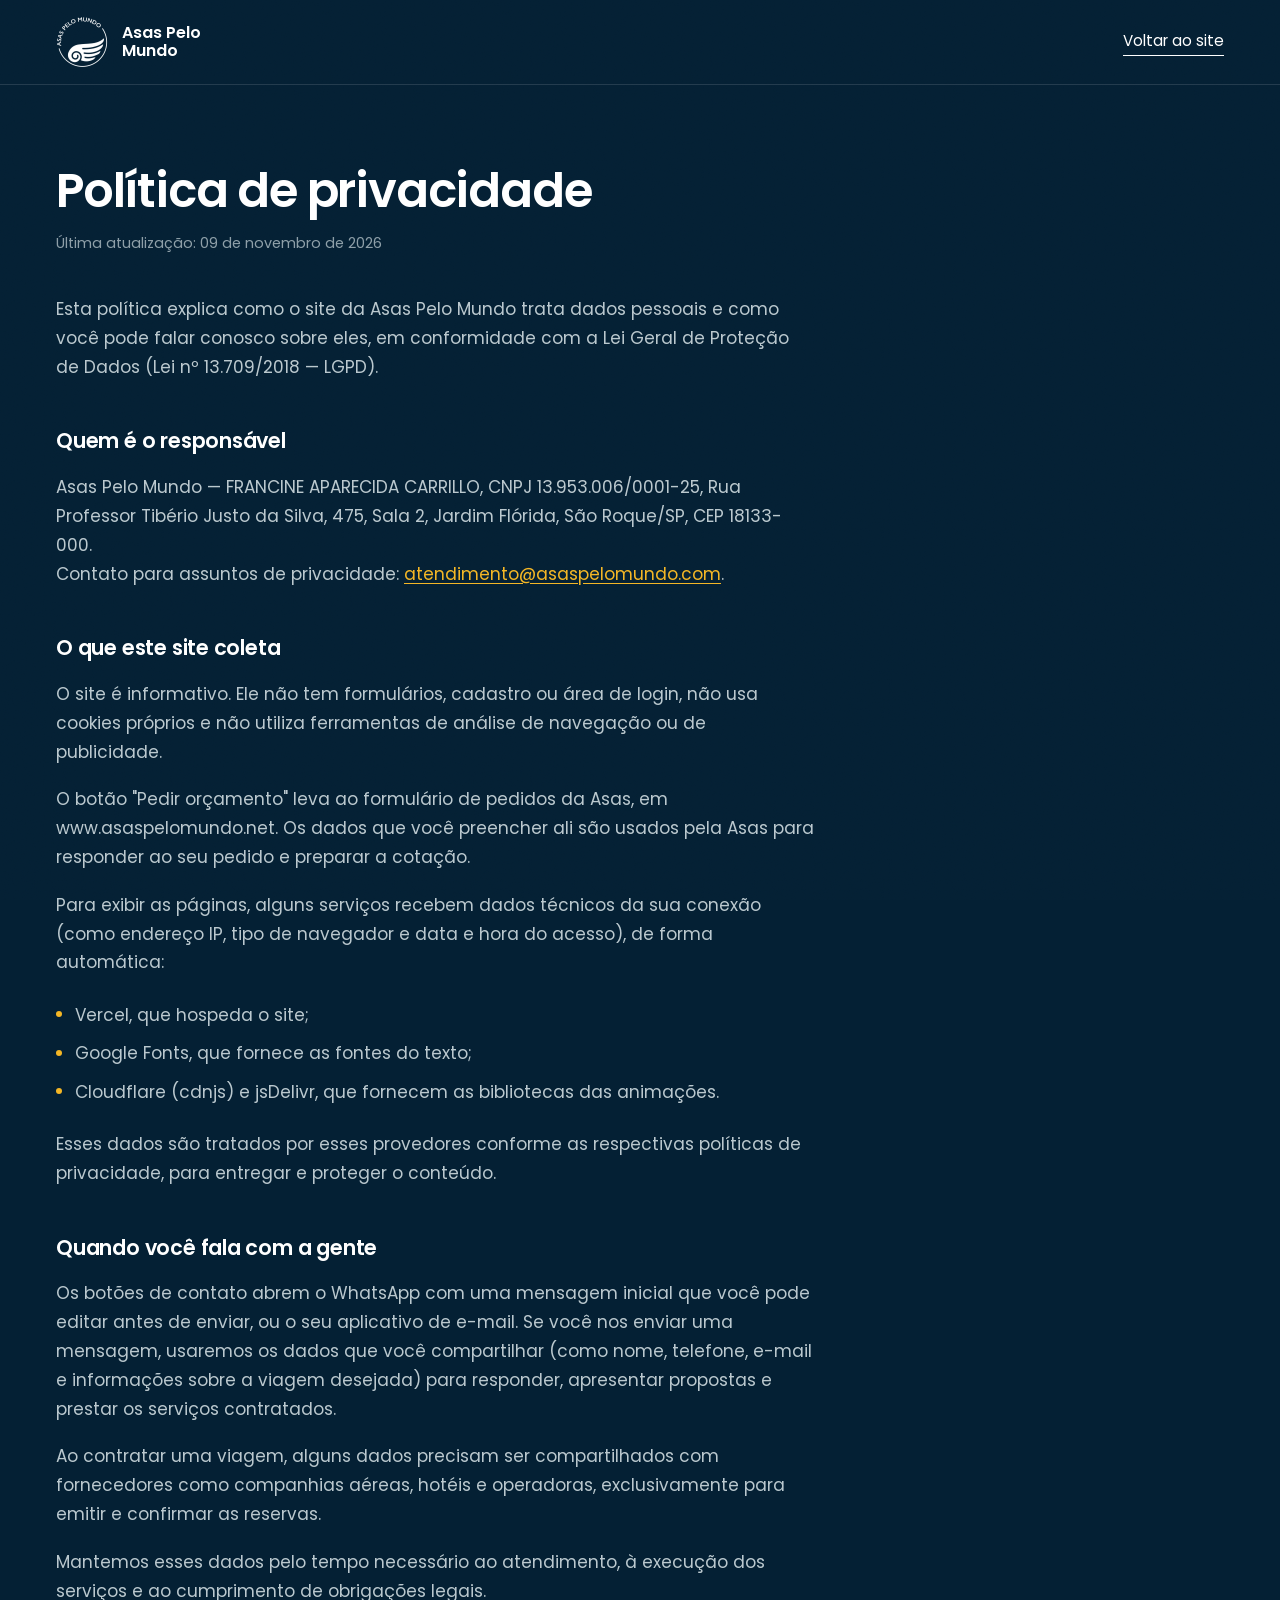
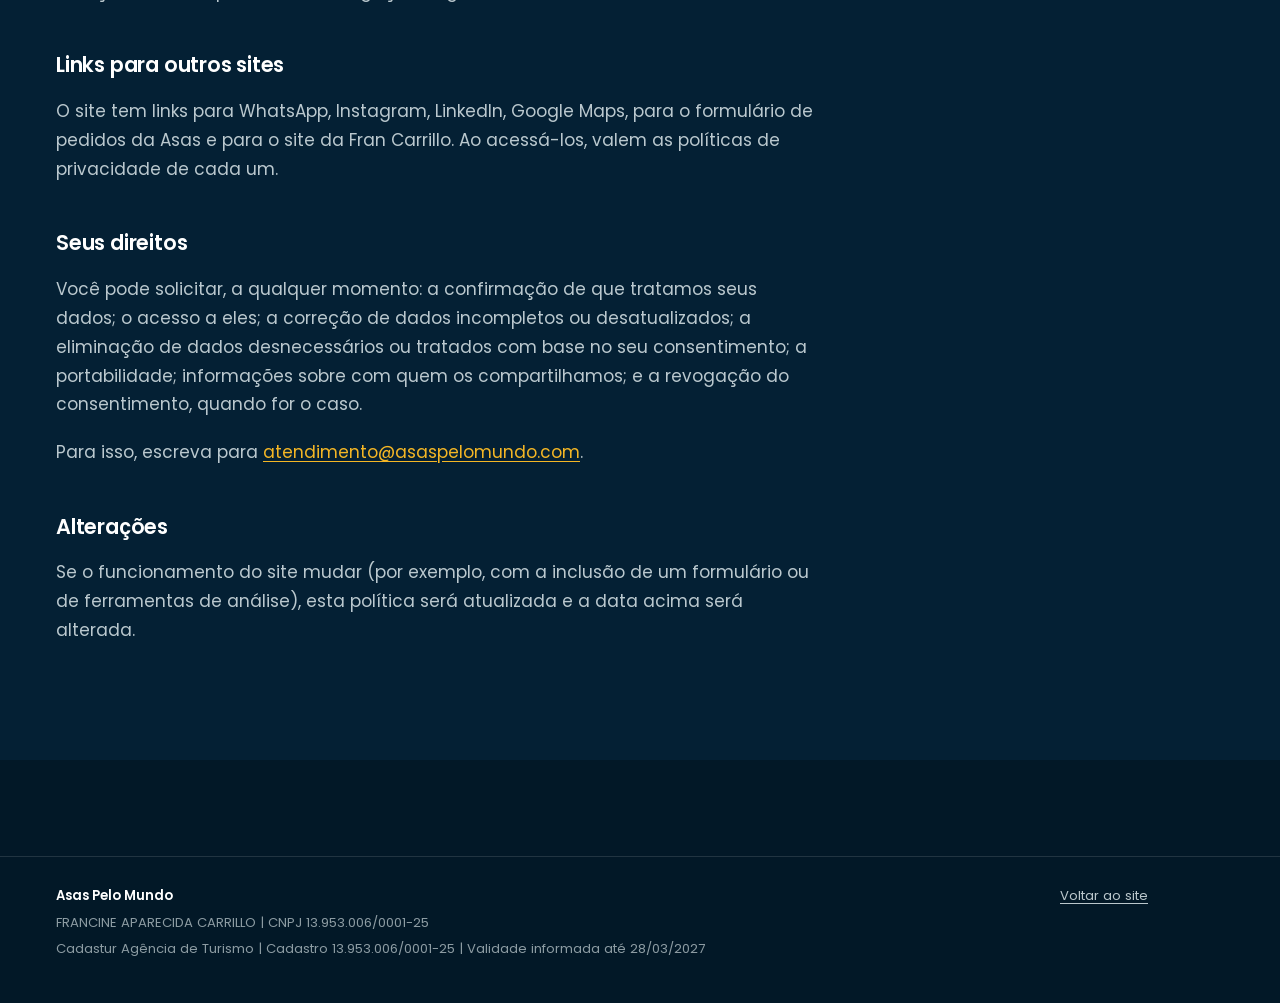
<file: politica-de-privacidade.html>
<!doctype html>
<html lang="pt-BR">
<head>
  <meta charset="UTF-8">
  <meta name="viewport" content="width=device-width, initial-scale=1">
  <title>Política de privacidade | Asas Pelo Mundo</title>
  <meta name="description" content="Como o site da Asas Pelo Mundo trata dados pessoais e como falar conosco sobre privacidade.">
  <meta name="robots" content="index, follow">
  <link rel="canonical" href="https://www.asaspelomundo.com/politica-de-privacidade.html">
  <meta name="theme-color" content="#042034">
  <link rel="icon" type="image/png" href="assets/favicon.png?v=2">
  <link rel="preconnect" href="https://fonts.googleapis.com">
  <link rel="preconnect" href="https://fonts.gstatic.com" crossorigin>
  <link href="https://fonts.googleapis.com/css2?family=Lora:ital,wght@0,400;0,500;1,400;1,500&family=Poppins:wght@300;400;500;600;700&display=swap" rel="stylesheet">
  <link rel="stylesheet" href="css/style.css?v=14">
  <style>
    .legal-header { border-bottom: 1px solid var(--line); }
    .legal-header .container { display: flex; align-items: center; justify-content: space-between; gap: 1.5rem; height: 84px; }
    .legal { padding-block: clamp(3rem, 7vw, 5rem) clamp(4rem, 8vw, 6rem); }
    .legal__body { max-width: 760px; }
    .legal h1 { margin-bottom: .8rem; font: 600 clamp(2rem, 4vw, 3rem)/1.1 var(--font-head); letter-spacing: -.025em; }
    .legal__date { margin-bottom: 2.5rem; font-size: .9rem; color: var(--text-soft); }
    .legal h2 { margin: 2.6rem 0 .9rem; font-size: 1.3rem; font-weight: 600; letter-spacing: -.01em; }
    .legal ul { margin: 0 0 1.1em; }
    .legal li { position: relative; padding: .3rem 0 .3rem 1.2rem; }
    .legal li::before { content: ""; position: absolute; left: 0; top: .95rem; width: 6px; height: 6px; border-radius: 50%; background: var(--gold); }
    .legal a { color: var(--gold); text-underline-offset: 3px; }
  </style>
</head>
<body>
  <header class="legal-header">
    <div class="container">
      <a href="index.html" class="brand" aria-label="Asas Pelo Mundo — voltar ao site">
        <img src="assets/logo-asas-104.webp" alt="" class="brand__mark" width="52" height="52">
        <span class="brand__name">Asas Pelo<br>Mundo</span>
      </a>
      <a class="link-arrow" href="index.html"><span>Voltar ao site</span></a>
    </div>
  </header>

  <main class="container legal">
    <div class="legal__body">
      <h1>Política de privacidade</h1>
      <p class="legal__date">Última atualização: 09 de novembro de 2026</p>

      <p>Esta política explica como o site da Asas Pelo Mundo trata dados pessoais e como você pode falar conosco sobre eles, em conformidade com a Lei Geral de Proteção de Dados (Lei nº 13.709/2018 — LGPD).</p>

      <h2>Quem é o responsável</h2>
      <p>Asas Pelo Mundo — FRANCINE APARECIDA CARRILLO, CNPJ 13.953.006/0001-25, Rua Professor Tibério Justo da Silva, 475, Sala 2, Jardim Flórida, São Roque/SP, CEP 18133-000.<br>Contato para assuntos de privacidade: <a href="mailto:atendimento@asaspelomundo.com">atendimento@asaspelomundo.com</a>.</p>

      <h2>O que este site coleta</h2>
      <p>O site é informativo. Ele não tem formulários, cadastro ou área de login, não usa cookies próprios e não utiliza ferramentas de análise de navegação ou de publicidade.</p>
      <p>O botão "Pedir orçamento" leva ao formulário de pedidos da Asas, em www.asaspelomundo.net. Os dados que você preencher ali são usados pela Asas para responder ao seu pedido e preparar a cotação.</p>
      <p>Para exibir as páginas, alguns serviços recebem dados técnicos da sua conexão (como endereço IP, tipo de navegador e data e hora do acesso), de forma automática:</p>
      <ul>
        <li>Vercel, que hospeda o site;</li>
        <li>Google Fonts, que fornece as fontes do texto;</li>
        <li>Cloudflare (cdnjs) e jsDelivr, que fornecem as bibliotecas das animações.</li>
      </ul>
      <p>Esses dados são tratados por esses provedores conforme as respectivas políticas de privacidade, para entregar e proteger o conteúdo.</p>

      <h2>Quando você fala com a gente</h2>
      <p>Os botões de contato abrem o WhatsApp com uma mensagem inicial que você pode editar antes de enviar, ou o seu aplicativo de e-mail. Se você nos enviar uma mensagem, usaremos os dados que você compartilhar (como nome, telefone, e-mail e informações sobre a viagem desejada) para responder, apresentar propostas e prestar os serviços contratados.</p>
      <p>Ao contratar uma viagem, alguns dados precisam ser compartilhados com fornecedores como companhias aéreas, hotéis e operadoras, exclusivamente para emitir e confirmar as reservas.</p>
      <p>Mantemos esses dados pelo tempo necessário ao atendimento, à execução dos serviços e ao cumprimento de obrigações legais.</p>

      <h2>Links para outros sites</h2>
      <p>O site tem links para WhatsApp, Instagram, LinkedIn, Google Maps, para o formulário de pedidos da Asas e para o site da Fran Carrillo. Ao acessá-los, valem as políticas de privacidade de cada um.</p>

      <h2>Seus direitos</h2>
      <p>Você pode solicitar, a qualquer momento: a confirmação de que tratamos seus dados; o acesso a eles; a correção de dados incompletos ou desatualizados; a eliminação de dados desnecessários ou tratados com base no seu consentimento; a portabilidade; informações sobre com quem os compartilhamos; e a revogação do consentimento, quando for o caso.</p>
      <p>Para isso, escreva para <a href="mailto:atendimento@asaspelomundo.com">atendimento@asaspelomundo.com</a>.</p>

      <h2>Alterações</h2>
      <p>Se o funcionamento do site mudar (por exemplo, com a inclusão de um formulário ou de ferramentas de análise), esta política será atualizada e a data acima será alterada.</p>
    </div>
  </main>

  <footer class="footer">
    <div class="container footer__legal">
      <div class="footer__company">
        <p><strong>Asas Pelo Mundo</strong></p>
        <p>FRANCINE APARECIDA CARRILLO | CNPJ 13.953.006/0001-25</p>
        <p>Cadastur Agência de Turismo | Cadastro 13.953.006/0001-25 | Validade informada até 28/03/2027</p>
      </div>
      <div class="footer__meta">
        <a href="index.html">Voltar ao site</a>
      </div>
    </div>
  </footer>
</body>
</html>
</file>
<file: css/style.css>
/* ==========================================================================
   Asas Pelo Mundo — estilos
   Paleta e tipografia da marca: navy #042034 · primary hsl(192 35% 45%)
   accent hsl(185 45% 55%) · gold hsl(42 90% 55%) · destaque #ef4444
   Poppins + Lora
   ========================================================================== */

:root {
  --navy: #042034;
  --navy-deep: #021827;
  --navy-raise: #0a2d47;
  --teal: #4b8b9b;
  --teal-ink: #2f6b7a;      /* teal escurecido para texto sobre fundo claro (contraste AA) */
  --turq: #59b7c0;
  --gold: #f4b625;
  --red: #f66a6a; /* contraste mínimo de 4,5:1 sobre todos os azuis do site */
  --ink: #23515c;
  --mist: #eff4f5;
  --white: #fff;

  --text: rgba(233, 243, 245, .8);
  --text-soft: rgba(233, 243, 245, .6);
  --line: rgba(255, 255, 255, .12);
  --line-strong: rgba(255, 255, 255, .24);
  --grad-brand: linear-gradient(135deg, var(--turq), var(--gold));

  --font-head: "Poppins", system-ui, -apple-system, sans-serif;
  --font-serif: "Lora", Georgia, serif;

  --maxw: 1320px;
  --gutter: clamp(20px, 5vw, 56px);
  --edge: max(var(--gutter), calc((100vw - var(--maxw)) / 2));
  --radius-lg: 22px;
  --header-h: 88px;

  --ease: cubic-bezier(.22, 1, .36, 1);
  --ease-io: cubic-bezier(.77, 0, .18, 1);
}

/* ---------- base ---------- */
*, *::before, *::after { box-sizing: border-box; }
html { -webkit-text-size-adjust: 100%; overflow-x: clip; scroll-padding-top: 80px; }
html.lenis, html.lenis body { height: auto; }
.lenis.lenis-smooth { scroll-behavior: auto !important; }
.lenis.lenis-stopped { overflow: hidden; }

body {
  margin: 0;
  background: var(--navy);
  color: var(--text);
  font: 400 1.0625rem/1.7 var(--font-head);
  -webkit-font-smoothing: antialiased;
  -moz-osx-font-smoothing: grayscale;
  overflow-x: clip;
}
body::after {
  content: "";
  position: fixed;
  inset: 0;
  z-index: 90;
  pointer-events: none;
  opacity: .05;
  mix-blend-mode: overlay;
  background-image: url("data:image/svg+xml,%3Csvg xmlns='http://www.w3.org/2000/svg' width='180' height='180'%3E%3Cfilter id='n'%3E%3CfeTurbulence type='fractalNoise' baseFrequency='.9' numOctaves='3' stitchTiles='stitch'/%3E%3C/filter%3E%3Crect width='100%25' height='100%25' filter='url(%23n)'/%3E%3C/svg%3E");
}
img, svg { display: block; max-width: 100%; }
a { color: inherit; }
p { margin: 0 0 1.1em; }
h1, h2, h3, h4 { margin: 0; font-family: var(--font-head); color: var(--white); }
ul, ol { margin: 0; padding: 0; list-style: none; }
figure { margin: 0; }
button { font: inherit; color: inherit; }
::selection { background: var(--gold); color: var(--navy); }
:focus-visible { outline: 2px solid var(--gold); outline-offset: 4px; border-radius: 4px; }
[hidden] { display: none !important; }

.skip { position: absolute; left: 1rem; top: -100px; z-index: 300; padding: .7rem 1rem; border-radius: 6px; background: #fff; color: var(--navy); }
.skip:focus { top: 1rem; }

.container { width: 100%; max-width: calc(var(--maxw) + var(--gutter) * 2); margin-inline: auto; padding-inline: var(--gutter); }
.section { position: relative; padding-block: clamp(5rem, 9vw, 8rem); }

/* ---------- tipografia ---------- */
.eyebrow {
  display: inline-flex;
  align-items: center;
  gap: .85rem;
  margin: 0 0 1.5rem;
  font: 500 .74rem/1 var(--font-head);
  letter-spacing: .24em;
  text-transform: uppercase;
  color: var(--turq);
}
.eyebrow::before { content: ""; width: 30px; height: 1px; background: currentColor; opacity: .7; }

.h2 { font: 600 clamp(2.1rem, 4.2vw, 3.7rem)/1.08 var(--font-head); letter-spacing: -.025em; text-wrap: balance; }
.h2 em, .hero__title em, .contact__title em, .person__title em, .cta-strip em {
  font-family: var(--font-serif);
  font-style: italic;
  font-weight: 500;
  letter-spacing: -.01em;
  padding-right: .04em;
}
.red { color: var(--red); }
.grad { background: var(--grad-brand); -webkit-background-clip: text; background-clip: text; color: transparent; }
.section-sub { max-width: 46ch; margin: 0; font-size: 1.06rem; font-weight: 300; color: var(--text); }
.section-head { margin-bottom: clamp(2.5rem, 5vw, 4rem); }
.section-head--center { display: flex; flex-direction: column; align-items: center; text-align: center; }
.section-head--center .h2 { max-width: 22ch; }
.section-head--split { display: flex; justify-content: space-between; align-items: flex-end; flex-wrap: wrap; gap: 1.5rem 4rem; }
.section-head--split .section-sub { max-width: 40ch; }
[class*="line-mask"] { padding-block: .14em .1em; margin-block: -.14em -.1em; }

/* ---------- botões ---------- */
.btn {
  position: relative;
  display: inline-flex;
  align-items: center;
  gap: .75rem;
  padding: 1.05rem 1.6rem;
  border: 1px solid transparent;
  border-radius: 999px;
  font: 500 .95rem/1.2 var(--font-head);
  text-decoration: none;
  overflow: hidden;
  isolation: isolate;
  cursor: pointer;
  transition: color .5s var(--ease), border-color .5s var(--ease), background-color .5s var(--ease);
}
.btn::before { content: ""; position: absolute; inset: -1px; z-index: -1; border-radius: inherit; transform: translateY(102%); transition: transform .6s var(--ease); }
.btn:hover::before { transform: translateY(0); }
.btn .arrow { width: 18px; height: 18px; flex-shrink: 0; fill: none; stroke: currentColor; stroke-width: 1.6; stroke-linecap: round; stroke-linejoin: round; transition: transform .6s var(--ease); }
.btn:hover .arrow { transform: translateX(4px); }
.btn--gold { background: var(--gold); color: var(--navy); }
.btn--gold::before { background: #fff; }
.btn--ghost { border-color: var(--line-strong); color: #fff; }
.btn--ghost::before { background: rgba(255, 255, 255, .1); }
.btn--ghost:hover { border-color: rgba(255, 255, 255, .5); }
.btn--sm { padding: .8rem 1.25rem; font-size: .86rem; }

.link-arrow { display: inline-flex; align-items: center; gap: .6rem; color: #fff; text-decoration: none; font-size: .95rem; }
.link-arrow span { background: linear-gradient(currentColor, currentColor) 0 100% / 100% 1px no-repeat; padding-bottom: 3px; transition: background-size .6s var(--ease); }
.link-arrow:hover span { background-size: 0 1px; background-position: 100% 100%; }
.link-arrow svg { width: 16px; height: 16px; flex-shrink: 0; fill: none; stroke: currentColor; stroke-width: 1.6; stroke-linecap: round; stroke-linejoin: round; }
.link-arrow--gold { color: var(--gold); }

/* ==========================================================================
   HEADER
   ========================================================================== */
.header { position: fixed; top: 0; left: 0; right: 0; z-index: 60; transition: transform .7s var(--ease), background-color .5s ease, box-shadow .5s ease; }
.header__inner { height: var(--header-h); display: flex; align-items: center; gap: 2.5rem; transition: height .5s var(--ease); }
.header.is-scrolled { background: rgba(4, 32, 52, .86); -webkit-backdrop-filter: blur(16px) saturate(140%); backdrop-filter: blur(16px) saturate(140%); box-shadow: 0 1px 0 var(--line); }
.header.is-scrolled .header__inner { height: 72px; }
.header.is-hidden { transform: translateY(-100%); }
.brand { display: flex; align-items: center; gap: .85rem; margin-right: auto; color: #fff; text-decoration: none; }
.brand__mark { width: 52px; height: 52px; }
.brand__name { font-weight: 600; font-size: 1rem; line-height: 1.12; }
.nav { display: flex; gap: 2.2rem; }
.nav a { position: relative; padding: .45rem 0; font-size: .9rem; color: rgba(255, 255, 255, .82); text-decoration: none; transition: color .4s ease; }
.nav a::after { content: ""; position: absolute; left: 0; right: 0; bottom: 0; height: 1px; background: var(--gold); transform: scaleX(0); transform-origin: right; transition: transform .6s var(--ease); }
.nav a:hover, .nav a.is-active { color: #fff; }
.nav a:hover::after, .nav a.is-active::after { transform: scaleX(1); transform-origin: left; }

.burger { display: none; position: relative; width: 48px; height: 48px; border: 1px solid var(--line-strong); border-radius: 50%; background: transparent; cursor: pointer; }
.burger span { position: absolute; left: 14px; right: 14px; height: 1.5px; background: #fff; transition: transform .6s var(--ease), top .6s var(--ease); }
.burger span:first-child { top: 19px; }
.burger span:last-child { top: 27px; }
.menu-open .burger span:first-child { top: 23px; transform: rotate(45deg); }
.menu-open .burger span:last-child { top: 23px; transform: rotate(-45deg); }

.menu {
  position: fixed;
  inset: 0;
  z-index: 55;
  display: flex;
  flex-direction: column;
  justify-content: space-between;
  padding: calc(var(--header-h) + 6vh) var(--gutter) 2.5rem;
  background: var(--navy-deep);
  clip-path: inset(0 0 100% 0);
  visibility: hidden;
  transition: clip-path .8s var(--ease-io), visibility 0s .8s;
}
.menu-open .menu { clip-path: inset(0 0 0 0); visibility: visible; transition: clip-path .8s var(--ease-io), visibility 0s; }
.menu__links a { display: flex; align-items: baseline; gap: 1rem; padding: .35rem 0; font: 600 clamp(2rem, 9vw, 3.2rem)/1.15 var(--font-head); letter-spacing: -.02em; color: #fff; text-decoration: none; overflow: hidden; }
.menu__links i { min-width: 1.6rem; font: italic 400 .95rem var(--font-serif); color: var(--gold); }
.menu__foot p { margin: 1.25rem 0 0; font-size: .85rem; color: var(--text-soft); }

/* ==========================================================================
   1. ABERTURA
   ========================================================================== */
.hero {
  position: relative;
  min-height: 100vh;
  min-height: 100svh;
  display: flex;
  align-items: flex-end;
  padding: calc(var(--header-h) + 3rem) 0 clamp(3.5rem, 9vh, 6rem);
  overflow: hidden;
  isolation: isolate;
  color: #fff;
}
.hero__media { position: absolute; inset: 0; z-index: -2; overflow: hidden; }
.hero__img { position: absolute; inset: 0; width: 100%; height: 100%; object-fit: cover; object-position: 50% 60%; }
.hero__shade {
  position: absolute;
  inset: 0;
  z-index: -1;
  background:
    linear-gradient(90deg, rgba(4, 32, 52, .9) 0%, rgba(4, 32, 52, .66) 38%, rgba(4, 32, 52, .12) 72%, rgba(4, 32, 52, 0) 100%),
    linear-gradient(180deg, rgba(4, 32, 52, .6) 0%, rgba(4, 32, 52, 0) 24%, rgba(4, 32, 52, 0) 58%, rgba(4, 32, 52, .85) 100%);
}
.hero__title { max-width: 13em; margin: 0 0 1.6rem; font: 600 clamp(2.4rem, min(5vw, 8vh), 4.9rem)/1.06 var(--font-head); letter-spacing: -.03em; text-wrap: balance; }
.hero__lead { max-width: 44ch; margin: 0 0 2.4rem; font-size: clamp(1.02rem, 1.25vw, 1.18rem); font-weight: 300; color: rgba(255, 255, 255, .9); }
.hero__actions { display: flex; flex-wrap: wrap; align-items: center; gap: 1.25rem 2.25rem; }

/* ==========================================================================
   2. DIFERENCIAIS
   ========================================================================== */
.diff__grid { display: grid; grid-template-columns: .85fr 1.15fr; gap: clamp(3rem, 7vw, 7rem); align-items: start; }
.diff__media { position: sticky; top: 110px; }
.frame-solo { position: relative; aspect-ratio: 4 / 5; overflow: hidden; border-radius: var(--radius-lg); background: var(--navy-raise); }
.frame-solo img { position: absolute; left: 0; top: -8%; width: 100%; height: 116%; object-fit: cover; }
.diff__text .h2 { margin-bottom: 2.4rem; }
.diff-item { display: grid; grid-template-columns: 3.4rem 1fr; gap: 1rem; padding: 1.6rem 0; border-top: 1px solid var(--line); }
.diff-item:last-child { border-bottom: 1px solid var(--line); }
.diff-item__n { font: italic 400 1.1rem/1.6 var(--font-serif); color: var(--gold); }
.diff-item h3 { margin-bottom: .45rem; font-size: clamp(1.15rem, 1.6vw, 1.35rem); font-weight: 600; letter-spacing: -.01em; }
.diff-item p { margin: 0; max-width: 52ch; }

/* ==========================================================================
   3. PERFIS
   ========================================================================== */
.audience { background: var(--navy-deep); }
.audience__grid { display: grid; grid-template-columns: 1fr 1fr; gap: clamp(3rem, 7vw, 7rem); align-items: center; }
.audience__intro .h2 { margin-bottom: 1.3rem; }
.audience__list { margin-top: clamp(2rem, 4vw, 3rem); border-bottom: 1px solid var(--line); }
.aud {
  display: grid;
  grid-template-columns: 3rem 1fr;
  align-items: baseline;
  width: 100%;
  padding: 1.2rem 0;
  border: 0;
  border-top: 1px solid var(--line);
  background: none;
  text-align: left;
  cursor: pointer;
}
.aud__num { font: italic 400 1rem var(--font-serif); color: var(--gold); }
.aud__title { font: 600 clamp(1.2rem, 1.9vw, 1.65rem)/1.25 var(--font-head); letter-spacing: -.015em; color: rgba(255, 255, 255, .6); transition: color .5s var(--ease); }
.aud:hover .aud__title { color: rgba(255, 255, 255, .85); }
.aud.is-active .aud__title { color: #fff; }
.aud__desc { grid-column: 2; max-height: 0; overflow: hidden; opacity: 0; font-size: .98rem; color: var(--text); transition: max-height .7s var(--ease), opacity .5s ease, margin .7s var(--ease); }
.aud.is-active .aud__desc { max-height: 8em; opacity: 1; margin-top: .45rem; }
.audience__stage { position: relative; aspect-ratio: 4 / 5; overflow: hidden; border-radius: var(--radius-lg); background: var(--navy-raise); }
.swap-img { position: absolute; inset: 0; clip-path: inset(100% 0 0 0); transition: clip-path 1.1s var(--ease-io); }
.swap-img img { width: 100%; height: 100%; object-fit: cover; transform: scale(1.14); transition: transform 1.6s var(--ease); }
.swap-img.is-active { clip-path: inset(0 0 0 0); z-index: 2; }
.swap-img.is-prev { clip-path: inset(0 0 0 0); z-index: 1; transition: none; }
.swap-img.is-active img, .swap-img.is-prev img { transform: scale(1); }
.swap-img.is-prev img { transition: none; }

/* ==========================================================================
   4. SERVIÇOS
   ========================================================================== */
.svc-grid { display: grid; grid-template-columns: repeat(12, 1fr); gap: clamp(1rem, 1.8vw, 1.5rem); }
.svc { grid-column: span 3; display: flex; flex-direction: column; overflow: hidden; border-radius: var(--radius-lg); background: var(--navy-raise); border: 1px solid var(--line); }
.svc--wide { grid-column: span 6; }
.svc:nth-child(2), .svc:nth-child(3) { grid-column: span 3; }
.svc__media { position: relative; aspect-ratio: 16 / 10; overflow: hidden; }
.svc--wide .svc__media { aspect-ratio: 16 / 7.6; }
.svc__media img { width: 100%; height: 100%; object-fit: cover; transition: transform 1.2s var(--ease); }
.svc:hover .svc__media img { transform: scale(1.05); }
.svc__body { display: flex; flex: 1; flex-direction: column; padding: 1.4rem 1.4rem 1.5rem; }
.svc h3 { margin-bottom: .55rem; font-size: 1.2rem; font-weight: 600; line-height: 1.25; letter-spacing: -.01em; }
.svc p { margin: 0 0 1.2rem; font-size: .94rem; line-height: 1.6; }
.svc__link { display: inline-flex; align-items: center; gap: .45rem; margin-top: auto; font-size: .88rem; font-weight: 500; color: var(--gold); text-decoration: none; }
.svc__link svg { width: 16px; height: 16px; flex-shrink: 0; fill: none; stroke: currentColor; stroke-width: 1.7; stroke-linecap: round; transition: transform .5s var(--ease); }
.svc__link:hover svg { transform: translate(2px, -2px); }
.svc--fran { border-color: rgba(239, 68, 68, .35); }
.cta-strip {
  display: flex;
  flex-wrap: wrap;
  align-items: center;
  justify-content: space-between;
  gap: 1.5rem 2rem;
  margin-top: clamp(2.5rem, 5vw, 4rem);
  padding: clamp(1.6rem, 3vw, 2.2rem) clamp(1.6rem, 3vw, 2.6rem);
  border: 1px solid var(--line-strong);
  border-radius: var(--radius-lg);
}
.cta-strip p { margin: 0; font: 500 clamp(1.3rem, 2.4vw, 1.9rem)/1.25 var(--font-head); color: #fff; letter-spacing: -.015em; }

/* ==========================================================================
   5. COMO FUNCIONA
   ========================================================================== */
.steps { background: var(--navy-deep); }
.route-svg { width: 100%; height: auto; overflow: visible; }
.route-base { fill: none; stroke: rgba(255, 255, 255, .24); stroke-width: 1.5; stroke-dasharray: 1 9; stroke-linecap: round; }
.route-prog { fill: none; stroke: url(#routeGrad); stroke-width: 2; stroke-linecap: round; }
.js .route-prog { stroke-dasharray: var(--len, 1200); stroke-dashoffset: var(--len, 1200); }
.wp__halo { fill: rgba(244, 182, 37, .16); transform-box: fill-box; transform-origin: center; transform: scale(0); transition: transform .8s var(--ease); }
.wp__dot { fill: var(--navy); stroke: var(--turq); stroke-width: 1.5; transition: fill .6s ease, stroke .6s ease; }
.wp.is-on .wp__halo { transform: scale(1); }
.wp.is-on .wp__dot { fill: var(--gold); stroke: var(--gold); }
.route-plane { fill: #fff; }
.steps__list { position: relative; }
.steps__rail { display: none; }
.steps__grid { display: grid; grid-template-columns: repeat(4, 1fr); gap: 2rem; margin-top: 1.6rem; }
.step { text-align: center; padding-inline: .5rem; }
.step__n { display: block; margin-bottom: 1rem; font: italic 400 2.5rem/1 var(--font-serif); color: var(--gold); }
.step h3 { margin-bottom: .6rem; font-size: 1.12rem; font-weight: 600; line-height: 1.3; }
.step p { margin: 0; font-size: .94rem; }
.steps__cta { display: flex; justify-content: center; margin-top: clamp(3rem, 6vw, 4.5rem); }

/* ==========================================================================
   6. PLANEJAMENTO E INVESTIMENTO (seção clara)
   ========================================================================== */
.pricing { background: var(--mist); color: var(--ink); }
.pricing .h2 { color: var(--navy); }
.pricing .eyebrow { color: var(--teal-ink); }
.pricing .section-sub { color: var(--ink); }
.pricing__note {
  max-width: 70ch;
  margin: 0 0 2rem;
  padding: 1rem 1.2rem;
  border-left: 3px solid var(--gold);
  background: #fff;
  border-radius: 0 12px 12px 0;
  font-size: .94rem;
  color: var(--ink);
}
.pricing__note p { margin: 0; }
.pricing__note p + p { margin-top: .7rem; }
.pricing__credit { font-size: 1.04rem; color: var(--navy); }
.pricing__credit strong { font-weight: 600; }
.pricing__credit a { color: var(--teal-ink); font-weight: 600; text-underline-offset: 3px; white-space: nowrap; }
.plans { display: grid; grid-template-columns: repeat(3, 1fr); gap: 1.1rem; }
.plan {
  position: relative;
  display: flex;
  flex-direction: column;
  gap: .9rem;
  padding: 1.6rem 1.5rem 1.5rem;
  border: 1px solid rgba(4, 32, 52, .12);
  border-radius: 18px;
  background: #fff;
  color: var(--ink);
  text-align: left;
  text-decoration: none;
  transition: border-color .4s ease, box-shadow .5s var(--ease), transform .5s var(--ease);
}
.plan:hover { border-color: rgba(4, 32, 52, .3); box-shadow: 0 18px 40px -26px rgba(4, 32, 52, .45); transform: translateY(-3px); }
.plan:focus-visible { outline: 2px solid var(--navy); outline-offset: 3px; }
.plan__name { font: 600 1.12rem/1.3 var(--font-head); color: var(--navy); }
.plan__price { font: 600 clamp(1.9rem, 2.6vw, 2.3rem)/1 var(--font-head); color: var(--navy); letter-spacing: -.02em; }
.plan__price small { display: block; margin-bottom: .3rem; font-size: .8rem; font-weight: 500; letter-spacing: 0; color: var(--ink); }
.plan__row { display: block; padding-top: .8rem; border-top: 1px solid rgba(4, 32, 52, .1); font-size: .92rem; line-height: 1.55; }
.plan__lbl { display: block; margin-bottom: .25rem; font-size: .7rem; font-weight: 600; letter-spacing: .14em; text-transform: uppercase; color: var(--teal-ink); }
/* ação visível no pé do cartão (todos alinhados embaixo): deixa claro que o cartão é clicável */
.plan__go { display: inline-flex; align-items: center; gap: .45rem; align-self: flex-start; margin-top: auto; padding-top: .4rem; font-size: .92rem; font-weight: 600; color: var(--navy); border-bottom: 2px solid var(--gold); }
.plan__go svg { width: 15px; height: 15px; fill: none; stroke: currentColor; stroke-width: 2; stroke-linecap: round; stroke-linejoin: round; transition: transform .4s var(--ease); }
.plan:hover .plan__go svg { transform: translate(2px, -2px); }
.pricing__cta { display: flex; justify-content: center; margin: clamp(2rem, 4vw, 3rem) 0; }

.terms { display: grid; grid-template-columns: 1fr 1fr; gap: 1.1rem; align-items: start; }
.terms__item { border: 1px solid rgba(4, 32, 52, .14); border-radius: 16px; background: #fff; }
.terms__item summary { position: relative; display: flex; justify-content: space-between; align-items: center; gap: 1rem; padding: 1.15rem 1.3rem; list-style: none; cursor: pointer; font-weight: 600; color: var(--navy); }
.terms__item summary::-webkit-details-marker { display: none; }
.terms__body { overflow: hidden; padding: 0 1.3rem 1.3rem; font-size: .94rem; color: var(--ink); }
.terms__body p { margin-bottom: 1rem; }
.terms__body li { position: relative; padding: .45rem 0 .45rem 1.2rem; border-top: 1px solid rgba(4, 32, 52, .08); }
.terms__body li::before { content: ""; position: absolute; left: 0; top: 1.05rem; width: 6px; height: 6px; border-radius: 50%; background: var(--gold); }

/* ícone + / × compartilhado (termos e FAQ) */
summary i { position: relative; flex-shrink: 0; width: 28px; height: 28px; border: 1px solid currentColor; border-radius: 50%; opacity: .7; transition: transform .5s var(--ease), background-color .4s ease, opacity .4s ease; }
summary i::before, summary i::after { content: ""; position: absolute; left: 50%; top: 50%; width: 10px; height: 1.5px; margin: -.75px 0 0 -5px; background: currentColor; }
summary i::after { transform: rotate(90deg); }
details[open] > summary i { transform: rotate(45deg); opacity: 1; }

/* ==========================================================================
   7. DEPOIMENTOS (oculto até haver relatos reais)
   ========================================================================== */
.voices__grid { display: grid; grid-template-columns: repeat(auto-fill, minmax(240px, 1fr)); gap: 1.2rem; }
.voice img { width: 100%; border-radius: 18px; }
.voice figcaption { margin-top: .8rem; font-size: .9rem; }
.voice figcaption strong { display: block; color: #fff; }

/* ==========================================================================
   8. HISTÓRIA E EQUIPE
   ========================================================================== */
.story__grid { display: grid; grid-template-columns: 1.08fr .92fr; gap: clamp(3rem, 7vw, 7rem); align-items: center; }
.story__text .h2 { margin-bottom: 2rem; }
.story__lead { font: 400 clamp(1.2rem, 1.8vw, 1.5rem)/1.55 var(--font-serif); color: #fff; }
.facts-row { display: grid; grid-template-columns: repeat(3, 1fr); margin-top: 2.2rem; border-top: 1px solid var(--line-strong); }
.facts-row li { padding: 1.2rem 1rem 0 0; }
.facts-row li + li { padding-left: 1.2rem; border-left: 1px solid var(--line); }
.facts-row strong { display: block; font: 600 clamp(1.15rem, 1.7vw, 1.45rem)/1.2 var(--font-head); color: #fff; }
.facts-row span { display: block; margin-top: .35rem; font-size: .78rem; letter-spacing: .1em; text-transform: uppercase; color: var(--text-soft); }

.story__media { position: relative; aspect-ratio: 4 / 5; }
.frame { position: absolute; overflow: hidden; border-radius: var(--radius-lg); background: var(--navy-raise); }
.frame img { position: absolute; left: 0; top: -10%; width: 100%; height: 120%; object-fit: cover; }
.frame--a { inset: 0 16% 13% 0; }
.frame--b { right: 0; bottom: 0; width: 44%; aspect-ratio: 3 / 4; border: 7px solid var(--navy); border-radius: 26px; }
.frame figcaption { position: absolute; left: 1.1rem; bottom: 1.1rem; padding: .45rem .85rem; border-radius: 999px; background: rgba(4, 32, 52, .6); -webkit-backdrop-filter: blur(8px); backdrop-filter: blur(8px); font-size: .74rem; letter-spacing: .06em; color: #fff; }
.stamp { position: absolute; left: -52px; top: 58%; width: 138px; height: 138px; color: var(--gold); overflow: visible; }
.stamp__ring { font: 500 10px var(--font-head); letter-spacing: .2em; text-transform: uppercase; fill: currentColor; }
.stamp__est { font: italic 400 12px var(--font-serif); fill: currentColor; }
.stamp__year { font: 600 20px var(--font-head); fill: currentColor; letter-spacing: .04em; }

.team { display: grid; grid-template-columns: 1.15fr .85fr; gap: clamp(1.2rem, 2.5vw, 2rem); margin-top: clamp(4rem, 8vw, 6rem); }
/* foto (com os links embaixo) à esquerda e texto à direita */
.person { display: grid; grid-template-columns: minmax(0, .9fr) minmax(0, 1.1fr); gap: clamp(1.5rem, 3vw, 2.5rem); align-items: center; padding: clamp(1.4rem, 3vw, 2.4rem); border: 1px solid var(--line); border-radius: var(--radius-lg); background: var(--navy-raise); }
/* cartão da Maria: foto um pouco menor que a da Fran; o link quebra em "WhatsApp" + número */
.person--maria { grid-template-columns: minmax(0, 1fr) minmax(0, 1.1fr); }
.nobr { white-space: nowrap; }
.link-arrow .nobr { padding-bottom: 0; background: none; } /* o sublinhado já vem do link */
.person__media { display: flex; flex-direction: column; align-items: center; gap: 1.5rem; min-width: 0; }
.person__media .window { width: 100%; max-width: 360px; }
.person--maria .person__media .window { max-width: 280px; }
.person__links { display: flex; flex-direction: column; align-items: center; gap: 1rem; text-align: center; }
.person__links .link-arrow { font-size: .86rem; }
.person__links .person__social { gap: .5rem 1rem; }
.person__links .person__social a { font-size: .82rem; }
.person__role { margin: 0 0 .9rem; font-size: .74rem; font-weight: 500; letter-spacing: .2em; text-transform: uppercase; color: var(--turq); }
.person__title { margin-bottom: 1.2rem; font: 600 clamp(1.35rem, 2vw, 1.75rem)/1.2 var(--font-head); letter-spacing: -.02em; }
.person__text p { font-size: .98rem; }
.person__social { display: flex; flex-wrap: wrap; justify-content: center; gap: .6rem 1.4rem; }
.person__social a { display: inline-flex; align-items: center; gap: .5rem; font-size: .88rem; color: var(--text); text-decoration: none; transition: color .3s ease; }
.person__social a:hover { color: #fff; }
.person__social svg { width: 18px; height: 18px; fill: none; stroke: currentColor; stroke-width: 1.6; stroke-linecap: round; stroke-linejoin: round; }

.window { position: relative; padding: 12px; }
.window::before { content: ""; position: absolute; inset: 0; border-radius: 46% / 34%; border: 1px solid rgba(89, 183, 192, .38); }
.window__pane { position: relative; aspect-ratio: 499 / 560; border-radius: 44% / 32%; overflow: hidden; background: #3e3e41; }
.window__pane img { width: 100%; height: 100%; object-fit: cover; object-position: 50% 18%; }
.window__shade { position: absolute; inset: 0; display: none; background: linear-gradient(180deg, #e3ebed 0%, #cad7db 100%); }
.window__shade.is-closed { display: block; } /* só o JS fecha a persiana, e só quando vai abri-la */
.window__shade span { position: absolute; left: 50%; bottom: 7%; width: 26%; height: 7px; transform: translateX(-50%); border-radius: 99px; background: rgba(4, 32, 52, .22); }

/* ==========================================================================
   9. PONTE PARA A FRAN
   ========================================================================== */
.bridge { position: relative; overflow: hidden; isolation: isolate; padding-block: clamp(5rem, 10vw, 8rem); color: #fff; }
.bridge__bg { position: absolute; inset: 0; z-index: -1; overflow: hidden; background: var(--navy); }
.bridge__bg img { position: absolute; left: 0; top: -10%; width: 100%; height: 120%; object-fit: cover; }
.bridge__bg::after { content: ""; position: absolute; inset: 0; background: linear-gradient(90deg, rgba(4, 32, 52, .94) 0%, rgba(4, 32, 52, .8) 45%, rgba(4, 32, 52, .45) 100%); }
.bridge__inner .h2 { max-width: 18ch; margin-bottom: 1.4rem; }
.bridge__text { max-width: 52ch; font-size: 1.08rem; color: rgba(255, 255, 255, .88); }
.bridge__actions { display: flex; flex-wrap: wrap; gap: 1rem 1.2rem; margin-top: 2rem; }

/* ==========================================================================
   10. VALORES
   ========================================================================== */
.value { position: relative; display: grid; grid-template-columns: 4.5rem minmax(0, 1fr) minmax(0, 1.1fr) auto; align-items: center; gap: 2rem; padding: clamp(1.6rem, 3.2vw, 2.6rem) 0; }
.value:last-child { border-bottom: 1px solid var(--line); }
.value__line { position: absolute; left: 0; right: 0; top: 0; height: 1px; background: var(--line-strong); transform-origin: left; }
.value__num { font: italic 400 1.15rem/1 var(--font-serif); color: var(--gold); }
.value__word { overflow: hidden; padding-bottom: .08em; font: 600 clamp(2.4rem, 6vw, 5.4rem)/1 var(--font-head); letter-spacing: -.04em; }
.value__word > span { display: inline-block; }
.value__word b { display: inline-block; font-weight: inherit; transition: transform .8s var(--ease), color .6s ease; }
.value:hover .value__word b { transform: translateX(.9rem); color: var(--turq); }
.value__desc { margin: 0; max-width: 36ch; font-size: 1.04rem; }
.value__icon { display: grid; place-items: center; width: 60px; height: 60px; border-radius: 50%; border: 1px solid var(--line-strong); color: var(--turq); transition: background-color .6s var(--ease), color .6s var(--ease), border-color .6s var(--ease); }
.value__icon svg { width: 24px; height: 24px; fill: none; stroke: currentColor; stroke-width: 1.4; stroke-linecap: round; stroke-linejoin: round; transition: transform .8s var(--ease); }
.value:hover .value__icon { background: var(--gold); border-color: var(--gold); color: var(--navy); }
.value:hover .value__icon svg { transform: rotate(-12deg) scale(1.08); }

/* ==========================================================================
   11. FAQ
   ========================================================================== */
.faq { background: var(--navy-deep); }
.faq__grid { display: grid; grid-template-columns: .8fr 1.2fr; gap: clamp(2.5rem, 6vw, 6rem); align-items: start; }
.faq__head { position: sticky; top: 120px; }
.qa { border-top: 1px solid var(--line); }
.qa:last-child { border-bottom: 1px solid var(--line); }
.qa summary { display: flex; justify-content: space-between; align-items: flex-start; gap: 1.5rem; padding: 1.4rem 0; list-style: none; cursor: pointer; font: 600 clamp(1.02rem, 1.4vw, 1.18rem)/1.4 var(--font-head); color: #fff; transition: color .3s ease; }
.qa summary::-webkit-details-marker { display: none; }
.qa summary:hover { color: var(--gold); }
.qa[open] summary i { background: var(--gold); border-color: var(--gold); color: var(--navy); }
.qa__a { overflow: hidden; }
.qa__a p { margin: 0; padding: 0 3rem 1.5rem 0; }
.qa__a a { color: var(--gold); text-underline-offset: 3px; }

/* ==========================================================================
   12. CONTATO
   ========================================================================== */
.contact { position: relative; overflow: hidden; isolation: isolate; padding-block: clamp(6rem, 12vw, 10rem) clamp(5rem, 8vw, 7rem); color: #fff; }
.contact__bg { position: absolute; inset: 0; z-index: -1; overflow: hidden; background: var(--navy); }
.contact__bg img { position: absolute; left: 0; top: -10%; width: 100%; height: 120%; object-fit: cover; }
.contact__bg::after { content: ""; position: absolute; inset: 0; background: linear-gradient(180deg, rgba(4, 32, 52, .92) 0%, rgba(4, 32, 52, .7) 35%, rgba(4, 32, 52, .82) 65%, var(--navy) 100%); }
.contact__head { display: flex; flex-direction: column; align-items: center; max-width: 900px; margin: 0 auto clamp(3rem, 6vw, 4.5rem); text-align: center; }
.contact__title { margin-bottom: 1.4rem; font: 600 clamp(2.3rem, 5.2vw, 4.6rem)/1.05 var(--font-head); letter-spacing: -.035em; text-wrap: balance; }
.contact__title em { color: var(--gold); }
.contact__head > p { max-width: 56ch; margin-bottom: 2rem; font-size: 1.1rem; font-weight: 300; color: rgba(255, 255, 255, .9); }
.contact__actions { display: flex; flex-wrap: wrap; justify-content: center; gap: 1rem; }

.channels { display: grid; grid-template-columns: 1fr 1fr; gap: 1.25rem; }
.channel-wrap { display: flex; }
.channel {
  --mx: 50%; --my: 50%;
  position: relative;
  flex: 1;
  display: flex;
  flex-direction: column;
  padding: clamp(1.7rem, 3vw, 2.4rem);
  border: 1px solid var(--line-strong);
  border-radius: var(--radius-lg);
  background: rgba(4, 32, 52, .62);
  -webkit-backdrop-filter: blur(18px);
  backdrop-filter: blur(18px);
  color: #fff;
  text-decoration: none;
  overflow: hidden;
  transition: border-color .6s var(--ease), transform .8s var(--ease);
}
.channel::before { content: ""; position: absolute; inset: 0; pointer-events: none; background: radial-gradient(420px circle at var(--mx) var(--my), rgba(89, 183, 192, .2), transparent 45%); opacity: 0; transition: opacity .6s ease; }
.channel:hover { border-color: rgba(255, 255, 255, .45); transform: translateY(-4px); }
.channel:hover::before { opacity: 1; }
.channel__icon { display: grid; place-items: center; width: 56px; height: 56px; margin-bottom: 1.4rem; border-radius: 16px; color: #fff; }
.channel__icon svg { width: 28px; height: 28px; }
.channel--wa .channel__icon { background: #25d366; }
.channel--wa .channel__icon svg { fill: #fff; }
.channel--ig .channel__icon { background: linear-gradient(135deg, #f58529, #dd2a7b 50%, #8134af); }
.channel h3 { margin-bottom: .45rem; font-size: clamp(1.45rem, 2.2vw, 1.9rem); font-weight: 600; letter-spacing: -.02em; }
.channel p { max-width: 34ch; margin: 0; color: rgba(255, 255, 255, .82); }
.channel__who { display: inline-flex; align-items: center; gap: .75rem; margin: .5rem 0 1rem; font-size: clamp(1.02rem, 1.3vw, 1.15rem); font-weight: 500; color: #fff; }
.channel__avatar { display: grid; place-items: center; width: 44px; height: 44px; flex-shrink: 0; border-radius: 50%; border: 1px solid rgba(89, 183, 192, .55); background: var(--navy); }
.channel__avatar img { width: 26px; height: auto; } /* só a asa da logo, branca e com fundo transparente */
.channel__cta { margin-top: 1.6rem; font-size: .92rem; font-weight: 500; color: var(--gold); }
.channel__arrow { position: absolute; top: clamp(1.7rem, 3vw, 2.4rem); right: clamp(1.7rem, 3vw, 2.4rem); display: grid; place-items: center; width: 50px; height: 50px; border: 1px solid var(--line-strong); border-radius: 50%; transition: background-color .6s var(--ease), border-color .6s var(--ease), transform .8s var(--ease); }
.channel__arrow svg { width: 20px; height: 20px; fill: none; stroke: currentColor; stroke-width: 1.5; stroke-linecap: round; }
.channel:hover .channel__arrow { background: var(--gold); border-color: var(--gold); color: var(--navy); transform: rotate(45deg); }

.contact__info { display: grid; grid-template-columns: 1fr 1fr; gap: 1.25rem; margin-top: 1.25rem; }
.info-card { padding: clamp(1.7rem, 3vw, 2.3rem); border: 1px solid var(--line); border-radius: var(--radius-lg); background: rgba(4, 32, 52, .72); -webkit-backdrop-filter: blur(18px); backdrop-filter: blur(18px); }
.info-card__head { display: flex; align-items: center; gap: .8rem; margin-bottom: .2rem; }
.info-card__head .icon { width: 24px; height: 24px; flex-shrink: 0; fill: none; stroke: var(--turq); stroke-width: 1.6; stroke-linecap: round; }
.info-card h3 { font-size: clamp(1.15rem, 1.6vw, 1.35rem); font-weight: 600; }
.info-card__mail { margin: 1.2rem 0 0; }
.info-card__mail a, .info-card__addr { color: var(--text); text-decoration-color: rgba(255, 255, 255, .3); text-underline-offset: 3px; }
.info-card__addr { display: block; margin: 1rem 0 1.6rem; line-height: 1.6; }
.status { display: inline-flex; align-items: center; gap: .55rem; margin: 1rem 0 1.1rem; font-size: .86rem; color: var(--text); }
.status i { position: relative; width: 8px; height: 8px; flex-shrink: 0; border-radius: 50%; background: var(--text-soft); }
.status.is-open i { background: #3ddc84; }
.status.is-open i::after { content: ""; position: absolute; inset: -4px; border-radius: 50%; border: 1px solid #3ddc84; animation: ping 2s var(--ease) infinite; }
@keyframes ping { from { transform: scale(.6); opacity: 1; } to { transform: scale(1.8); opacity: 0; } }
.hours { margin: 0; }
.hours div { display: flex; justify-content: space-between; gap: 1rem; padding: .7rem 0; border-top: 1px solid var(--line); }
.hours dt { font-weight: 500; color: #fff; }
.hours dd { margin: 0; color: var(--text); white-space: nowrap; }
.soon { display: flex; flex-wrap: wrap; align-items: center; justify-content: space-between; gap: .6rem 1rem; padding-top: 1.1rem; border-top: 1px solid var(--line); }
.soon__label { font-weight: 500; color: #fff; }
.soon__tag { padding: .35rem .8rem; border: 1px solid rgba(244, 182, 37, .5); border-radius: 999px; font-size: .78rem; font-weight: 500; color: var(--gold); }

/* ==========================================================================
   RODAPÉ
   ========================================================================== */
.footer { background: var(--navy-deep); padding-top: clamp(4rem, 8vw, 6rem); }
.footer__top { display: grid; grid-template-columns: 1.3fr 1fr 1.3fr; gap: 3rem; padding-bottom: 3rem; }
.footer__brand img { width: 104px; height: 104px; }
.footer__brand p { max-width: 30ch; margin: 1.4rem 0 1.6rem; }
.social { display: flex; gap: .7rem; }
.social a { display: grid; place-items: center; width: 44px; height: 44px; border: 1px solid var(--line-strong); border-radius: 50%; color: #fff; transition: background-color .5s var(--ease), color .5s var(--ease), border-color .5s var(--ease); }
.social a:hover { background: var(--gold); border-color: var(--gold); color: var(--navy); }
.social svg { width: 18px; height: 18px; fill: none; stroke: currentColor; stroke-width: 1.6; stroke-linecap: round; stroke-linejoin: round; }
.footer h2 { margin-bottom: 1.4rem; font: 500 .74rem/1 var(--font-head); letter-spacing: .24em; text-transform: uppercase; color: var(--turq); }
.footer__col { display: flex; flex-direction: column; align-items: flex-start; gap: .7rem; }
.footer__col a { color: var(--text); text-decoration: none; font-size: .95rem; transition: color .4s ease; }
.footer__col a:hover { color: #fff; }
.footer__hours { margin: .6rem 0 0; font-size: .88rem; line-height: 1.6; color: var(--text-soft); }
.footer__legal { display: flex; flex-wrap: wrap; justify-content: space-between; gap: 1.5rem 3rem; padding-block: 1.8rem 2.4rem; border-top: 1px solid var(--line); font-size: .82rem; color: var(--text-soft); }
.footer__company p { margin: 0 0 .25rem; }
.footer__company strong { color: #fff; font-weight: 600; }
.footer__meta { display: flex; flex-direction: column; align-items: flex-end; gap: .4rem; margin-right: 76px; text-align: right; }
.footer__meta p { margin: 0; }
.footer__meta a { color: var(--text); text-underline-offset: 3px; }
.footer__soon { color: var(--text-soft); }
.to-top { display: inline-flex; align-items: center; gap: .5rem; color: #fff !important; text-decoration: none; }
.to-top svg { width: 16px; height: 16px; fill: none; stroke: currentColor; stroke-width: 1.6; stroke-linecap: round; stroke-linejoin: round; }

/* ==========================================================================
   WHATSAPP FLUTUANTE
   ========================================================================== */
.wa-float { position: fixed; right: clamp(16px, 2.4vw, 28px); bottom: clamp(16px, 2.4vw, 28px); z-index: 50; display: grid; place-items: center; width: 58px; height: 58px; border-radius: 50%; background: #25d366; color: #fff; box-shadow: 0 14px 34px -10px rgba(37, 211, 102, .6); transform: scale(0); transition: transform .7s var(--ease); }
html:not(.js) .wa-float, .wa-float.is-visible { transform: scale(1); }
.wa-float svg { width: 28px; height: 28px; fill: #fff; }
.wa-float__label { position: absolute; right: 70px; padding: .55rem .95rem; border-radius: 999px; background: #fff; color: var(--navy); font-size: .8rem; font-weight: 500; white-space: nowrap; opacity: 0; transform: translateX(8px); pointer-events: none; transition: opacity .4s ease, transform .6s var(--ease); }
.wa-float:hover .wa-float__label, .wa-float:focus-visible .wa-float__label { opacity: 1; transform: none; }
.menu-open .wa-float { transform: scale(0); }

.wa-bar { display: none; }
@media (max-width: 700px) {
  .wa-float { display: none; }
  .wa-bar {
    position: fixed;
    left: 0; right: 0; bottom: 0;
    z-index: 50;
    display: flex;
    align-items: center;
    justify-content: center;
    gap: .6rem;
    min-height: 52px;
    padding: .7rem var(--gutter) calc(.7rem + env(safe-area-inset-bottom));
    background: #157a3e; /* verde escurecido: contraste ≥ 4.5:1 com o texto branco */
    color: #fff;
    font-size: .95rem;
    font-weight: 500;
    text-decoration: none;
    transform: translateY(110%);
    transition: transform .6s var(--ease);
  }
  html:not(.js) .wa-bar, .wa-bar.is-visible { transform: none; }
  .menu-open .wa-bar { transform: translateY(110%); }
  .wa-bar svg { width: 20px; height: 20px; fill: none; stroke: currentColor; stroke-width: 1.8; stroke-linecap: round; stroke-linejoin: round; }
  body { padding-bottom: calc(52px + env(safe-area-inset-bottom)); }
}

/* ==========================================================================
   RESPONSIVO
   ========================================================================== */
@media (max-width: 1180px) {
  .svc, .svc:nth-child(2), .svc:nth-child(3) { grid-column: span 6; }
  .svc--wide { grid-column: span 12; }
  .team { grid-template-columns: 1fr; }
  .person--maria { grid-template-columns: minmax(0, .9fr) minmax(0, 1.1fr); } /* um cartão embaixo do outro: textos alinhados */
}

@media (max-width: 1023px) {
  :root { --header-h: 76px; }
  .nav, .header__cta { display: none; }
  .burger { display: block; }

  .diff__grid, .audience__grid, .story__grid, .faq__grid { grid-template-columns: 1fr; }
  .diff__media { position: static; max-width: 520px; }
  .frame-solo { aspect-ratio: 4 / 3; }
  .audience__stage { order: -1; aspect-ratio: 4 / 3; }
  .faq__head { position: static; }
  .story__media { max-width: 560px; width: 100%; margin-inline: auto; }
  .stamp { left: auto; right: 2%; top: -48px; width: 108px; height: 108px; }

  .plans { grid-template-columns: 1fr 1fr; }
  .terms { grid-template-columns: 1fr; }

  .route-svg { display: none; }
  .steps__list { max-width: 560px; margin-inline: auto; padding-left: 4.2rem; }
  .steps__grid { grid-template-columns: 1fr; gap: 2.2rem; margin-top: 0; }
  .steps__rail { display: block; position: absolute; left: 1.2rem; top: .6rem; bottom: .6rem; width: 1px; background: var(--line-strong); }
  .steps__rail i { position: absolute; inset: 0; background: linear-gradient(180deg, var(--turq), var(--gold)); transform: scaleY(0); transform-origin: top; }
  .step { position: relative; text-align: left; padding: 0; }
  .step__n { position: absolute; left: -4.2rem; top: -.2rem; display: grid; place-items: center; width: 2.4rem; height: 2.4rem; margin: 0; border: 1px solid var(--turq); border-radius: 50%; background: var(--navy-deep); font-size: 1.15rem; }

  .channels, .contact__info { grid-template-columns: 1fr; }
  .footer__top { grid-template-columns: 1fr 1fr; }
  .footer__brand { grid-column: 1 / -1; }
}

@media (max-width: 700px) {
  .section { padding-block: 4.5rem; }
  .hero { align-items: flex-end; }
  .hero__img { object-position: 60% 60%; }
  .hero__shade { background: linear-gradient(180deg, rgba(4, 32, 52, .7) 0%, rgba(4, 32, 52, .4) 30%, rgba(4, 32, 52, .62) 58%, rgba(4, 32, 52, .96) 100%); }
  .hero__title { font-size: clamp(2.1rem, 9.4vw, 3rem); }
  .hero__eyebrow { letter-spacing: .18em; }

  .svc, .svc:nth-child(2), .svc:nth-child(3), .svc--wide { grid-column: span 12; }
  .svc--wide .svc__media { aspect-ratio: 16 / 10; }
  .plans { grid-template-columns: 1fr; }
  .cta-strip { flex-direction: column; align-items: flex-start; }

  .facts-row { grid-template-columns: 1fr; }
  .facts-row li, .facts-row li + li { padding: .9rem 0; border-left: 0; border-bottom: 1px solid var(--line); }

  .person, .person--maria { grid-template-columns: 1fr; }
  .person__media { width: 100%; max-width: 340px; margin-inline: auto; }

  .value { grid-template-columns: 2.4rem 1fr auto; gap: .4rem 1rem; }
  .value__word { grid-column: 2; font-size: clamp(2rem, 9vw, 2.6rem); }
  .value__icon { grid-column: 3; grid-row: 1; width: 48px; height: 48px; }
  .value__desc { grid-column: 2 / -1; }

  .qa__a p { padding-right: 0; }
  .hours div { flex-direction: column; gap: .1rem; }

  .footer__top { grid-template-columns: 1fr; gap: 2.5rem; }
  .footer__legal { flex-direction: column; }
  .footer__meta { align-items: flex-start; margin-right: 0; text-align: left; }
}

@media (prefers-reduced-motion: reduce) {
  *, *::before, *::after { animation-duration: .01ms !important; animation-iteration-count: 1 !important; transition-duration: .01ms !important; scroll-behavior: auto !important; }
}
</file>
